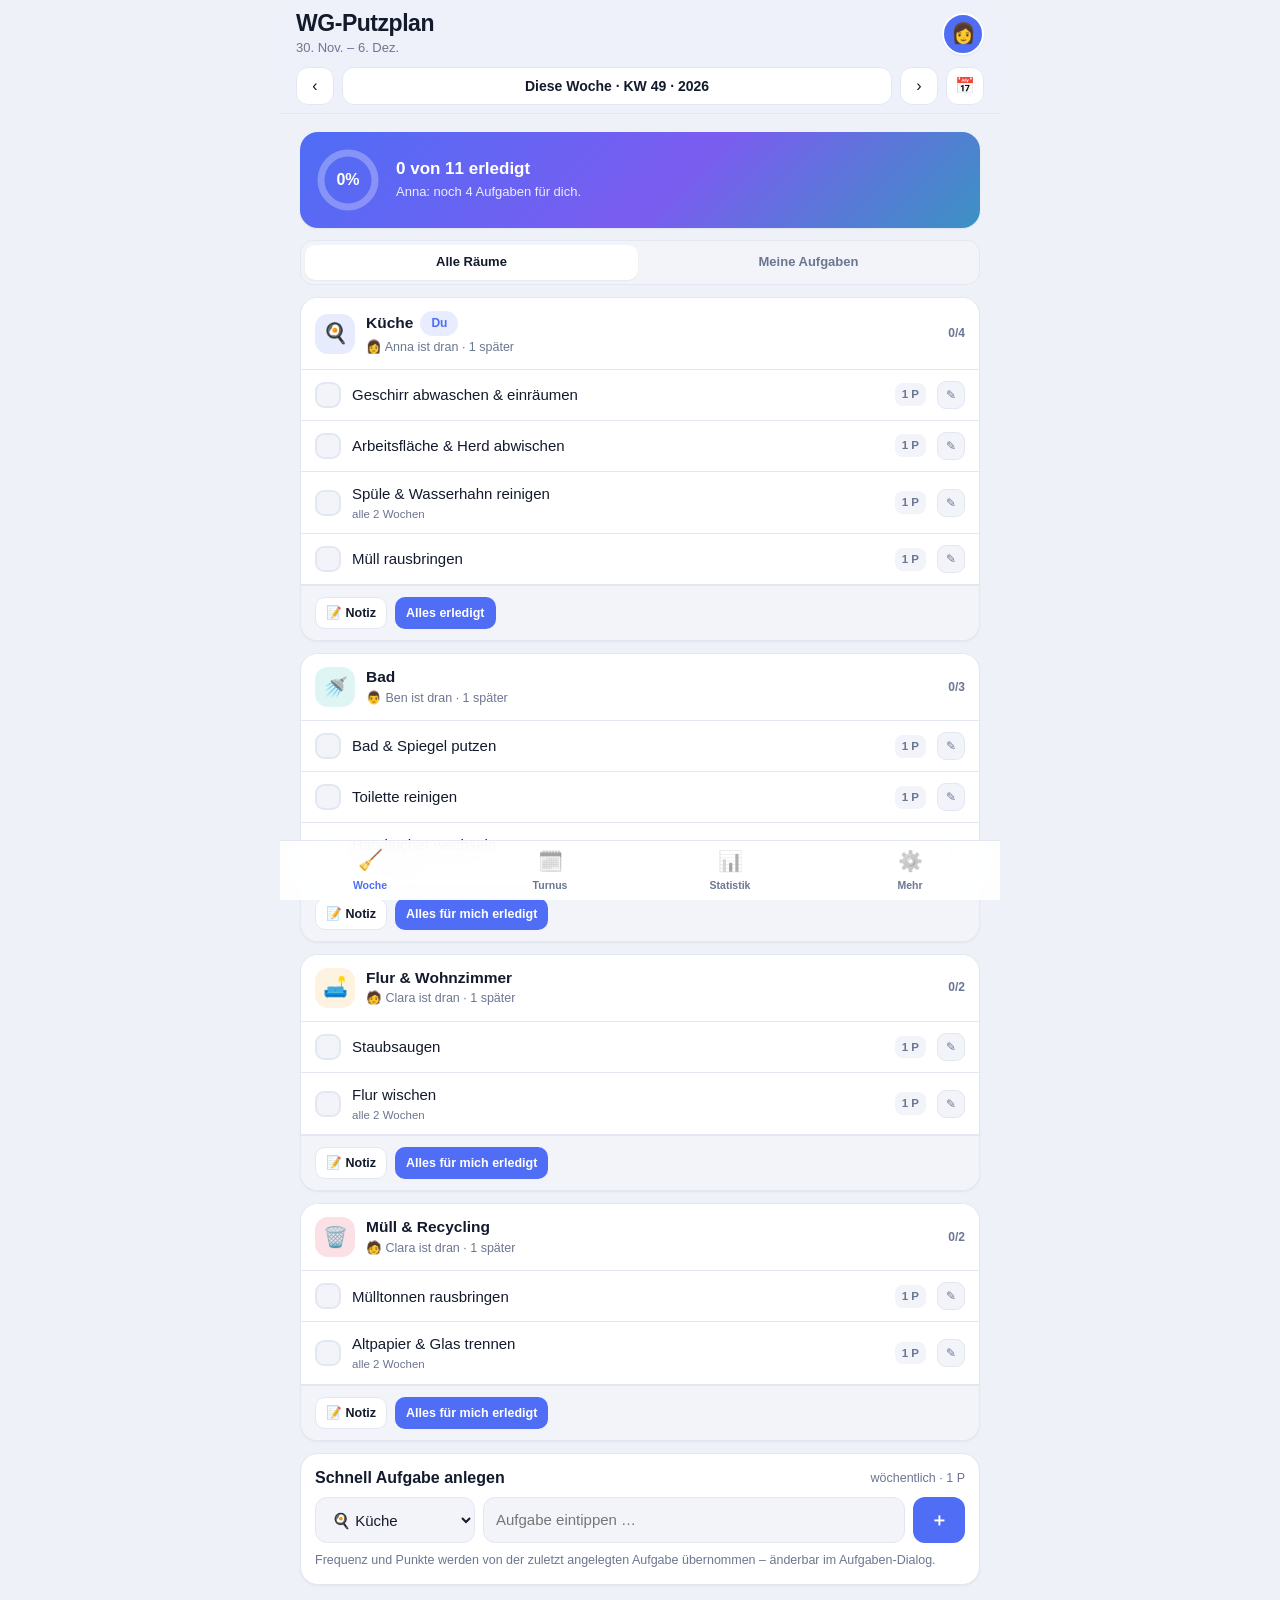
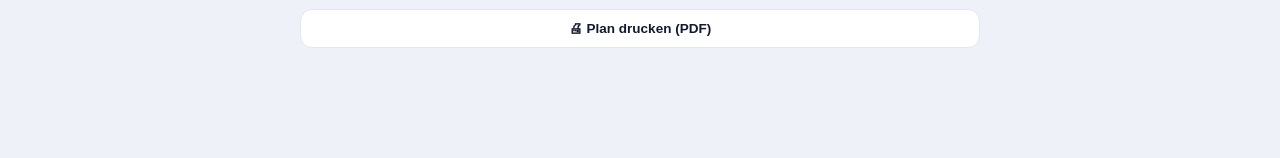
<file: index.html>
<!DOCTYPE html>
<html lang="de" data-theme="auto">
<head>
<meta charset="utf-8">
<meta name="viewport" content="width=device-width, initial-scale=1, viewport-fit=cover">
<title>WG-Putzplan</title>
<meta name="description" content="Putzplan, Turnus und Aufgabenverteilung für WGs – offline nutzbar, auf iPhone und Android installierbar.">

<meta name="theme-color" content="#4f6df5" media="(prefers-color-scheme: light)">
<meta name="theme-color" content="#0c101c" media="(prefers-color-scheme: dark)">
<meta name="mobile-web-app-capable" content="yes">
<meta name="apple-mobile-web-app-capable" content="yes">
<meta name="apple-mobile-web-app-status-bar-style" content="black-translucent">
<meta name="apple-mobile-web-app-title" content="Putzplan">
<meta name="format-detection" content="telephone=no">

<link rel="manifest" href="./manifest.webmanifest">
<link rel="icon" href="./icons/favicon.svg" type="image/svg+xml">
<link rel="apple-touch-icon" href="./icons/apple-touch-icon.png">
<link rel="stylesheet" href="./styles.css">
</head>
<body>

<div class="app">
  <a class="skiplink" href="#main">Zum Inhalt springen</a>
  <header class="appbar" id="appbar">
    <div class="appbar__top">
      <div class="appbar__title">
        <h1 id="wg-name">WG-Putzplan</h1>
        <p id="week-sub">Lädt …</p>
      </div>
      <button class="userbtn" id="userbtn" aria-label="Aktive Person wählen">
        <span class="avatar" id="user-avatar">–</span>
      </button>
    </div>
    <div class="weeknav" id="weeknav">
      <button class="iconbtn" data-action="prev-week" aria-label="Vorherige Woche">‹</button>
      <button class="weeknav__label" data-action="this-week" id="week-label">Diese Woche</button>
      <button class="iconbtn" data-action="next-week" aria-label="Nächste Woche">›</button>
      <button class="iconbtn" data-action="ics-export" aria-label="Woche als Kalenderdatei exportieren">📅</button>
    </div>
  </header>

  <main class="main" id="main" tabindex="-1"></main>

  <nav class="tabbar" id="tabbar" aria-label="Hauptnavigation">
    <button class="tab" data-view="week" type="button"><span class="tab__ico" aria-hidden="true">🧹</span><span>Woche</span></button>
    <button class="tab" data-view="plan" type="button"><span class="tab__ico" aria-hidden="true">🗓️</span><span>Turnus</span></button>
    <button class="tab" data-view="stats" type="button"><span class="tab__ico" aria-hidden="true">📊</span><span>Statistik</span></button>
    <button class="tab" data-view="more" type="button"><span class="tab__ico" aria-hidden="true">⚙️</span><span>Mehr</span></button>
  </nav>
</div>

<div class="sheet" id="sheet" hidden>
  <div class="sheet__backdrop" data-action="close-sheet"></div>
  <div class="sheet__panel" role="dialog" aria-modal="true" aria-labelledby="sheet-title">
    <div class="sheet__grip"></div>
    <div class="sheet__head">
      <h2 class="sheet__title" id="sheet-title"></h2>
      <button class="iconbtn sheet__close" data-action="close-sheet" aria-label="Schließen">✕</button>
    </div>
    <div class="sheet__body" id="sheet-body"></div>
    <div class="sheet__actions" id="sheet-actions"></div>
  </div>
</div>

<!-- Live-Region: Rueckmeldungen werden vorgelesen, auch wenn sie nur kurz
     sichtbar sind. -->
<div class="toast" id="toast" role="status" aria-live="polite" aria-atomic="true" hidden></div>

<script src="./qr.js"></script>
<script src="./app.js"></script>
</body>
</html>
</file>
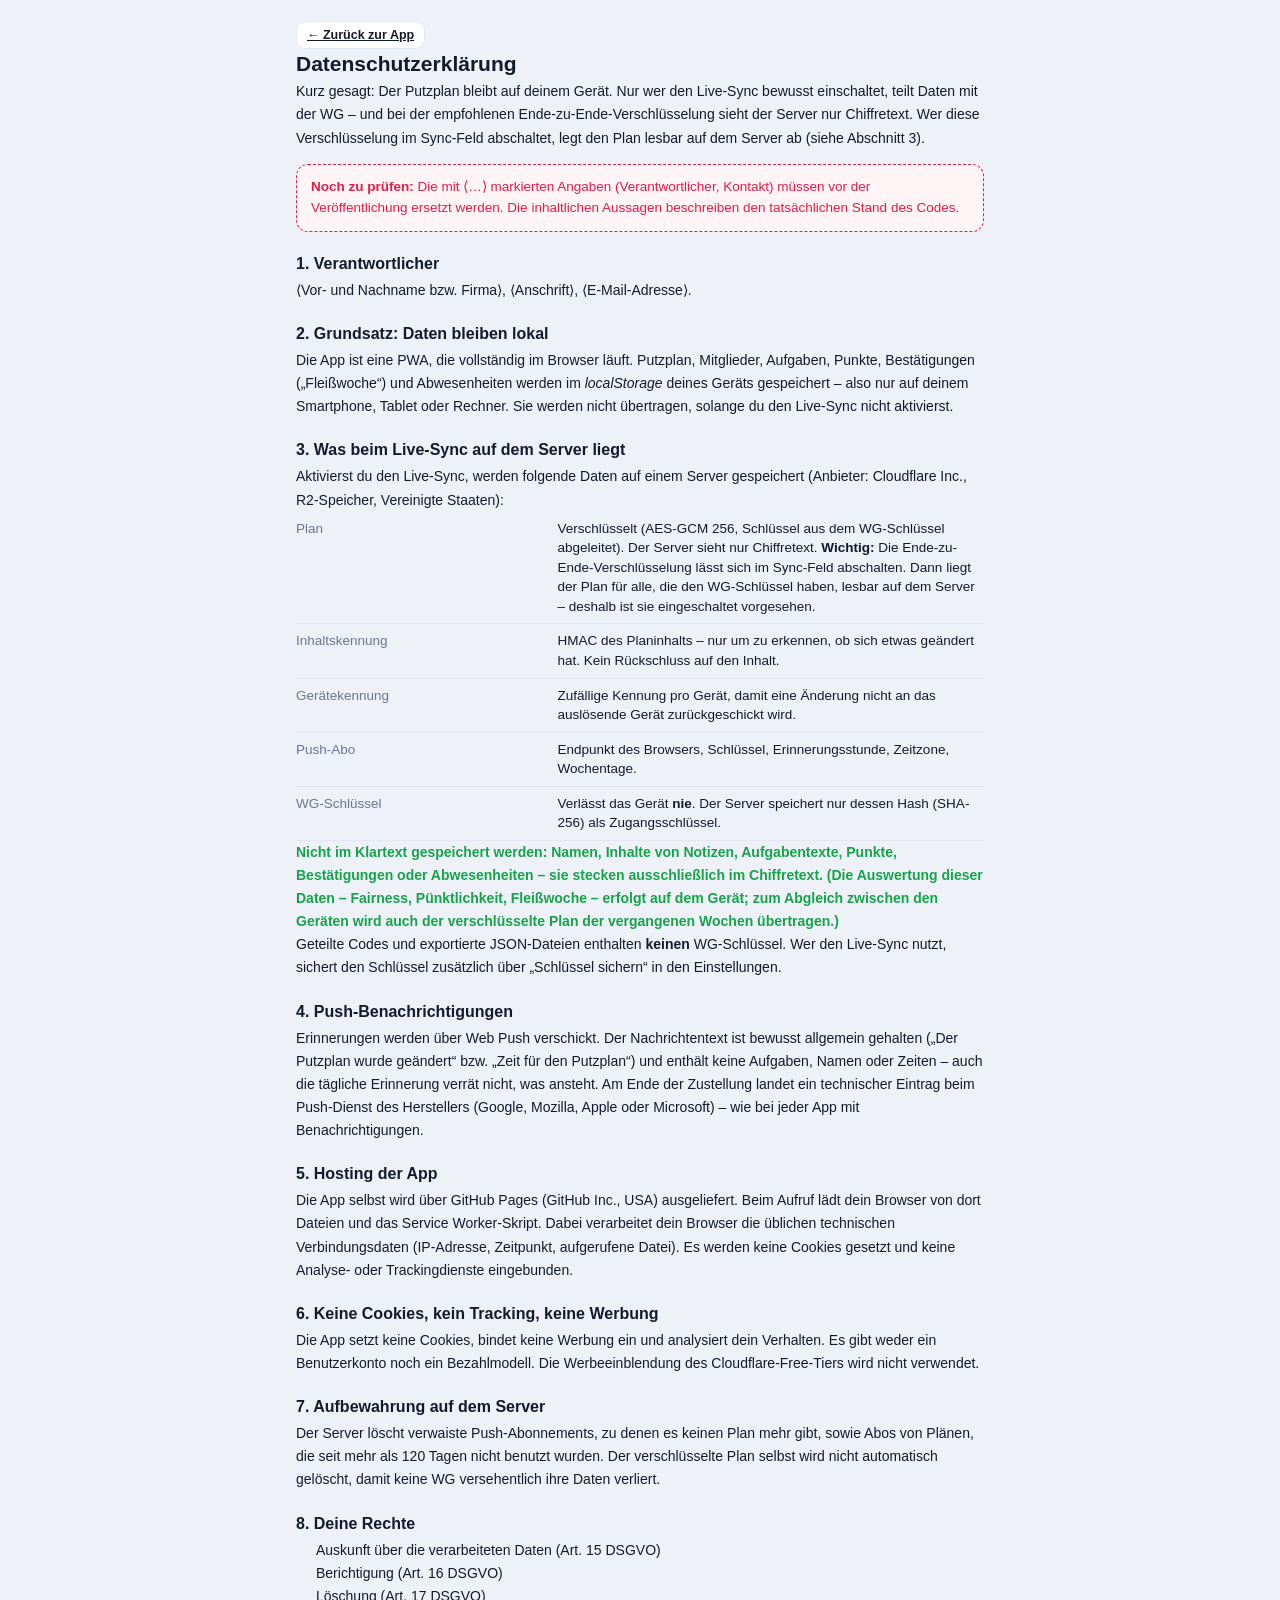
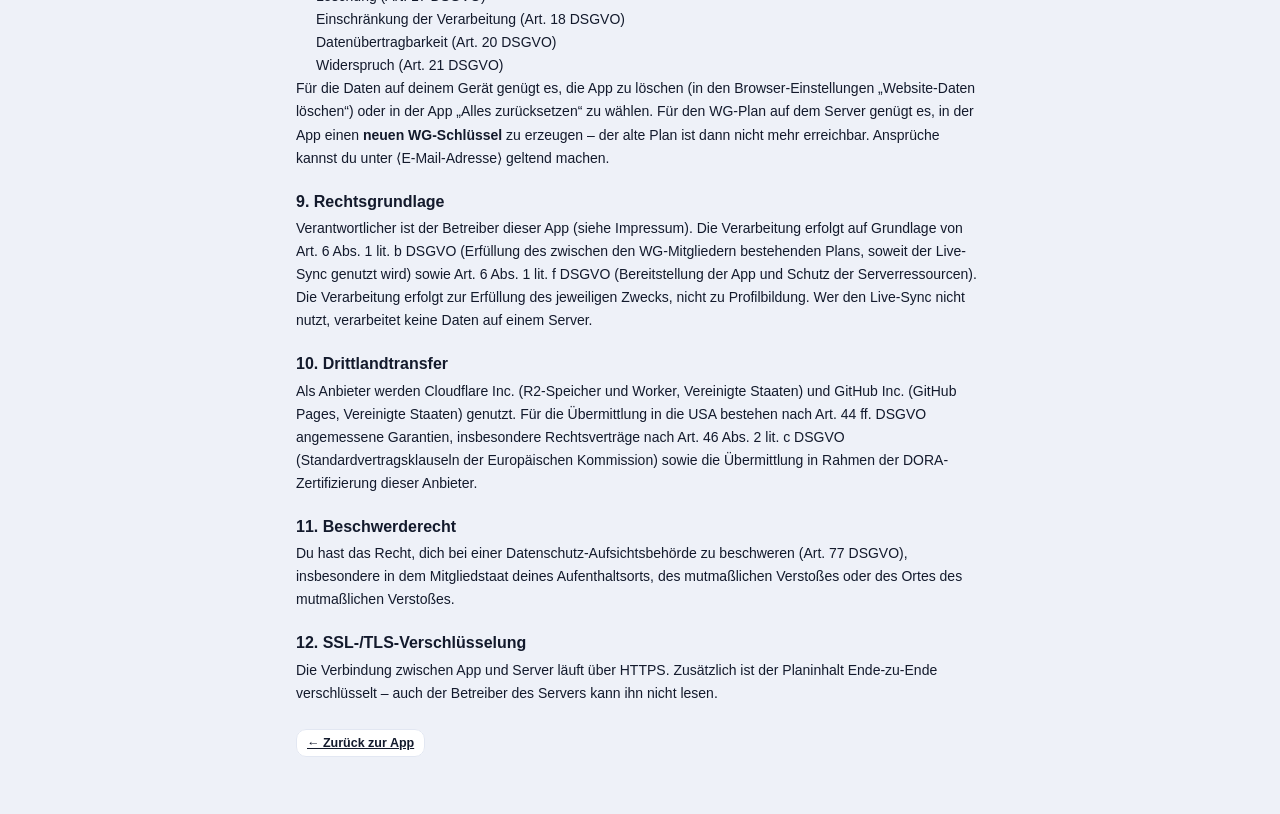
<file: datenschutz.html>
<!DOCTYPE html>
<html lang="de" data-theme="auto">
<head>
<meta charset="utf-8">
<meta name="viewport" content="width=device-width, initial-scale=1, viewport-fit=cover">
<title>Datenschutz – WG-Putzplan</title>
<meta name="description" content="Datenschutzerklärung des WG-Putzplans: welche Daten wo liegen und warum.">
<meta name="theme-color" content="#4f6df5" media="(prefers-color-scheme: light)">
<meta name="theme-color" content="#0c101c" media="(prefers-color-scheme: dark)">
<link rel="icon" href="./icons/favicon.svg" type="image/svg+xml">
<link rel="apple-touch-icon" href="./icons/apple-touch-icon.png">
<link rel="stylesheet" href="./styles.css">
<style>
  .legal{max-width:720px;margin:0 auto;padding:22px 16px 60px}
  .legal h1{font-size:21px;margin:6px 0 4px}
  .legal h2{font-size:16px;margin:22px 0 6px}
  .legal p,.legal li{font-size:14px;line-height:1.65;color:var(--text)}
  .legal ul{padding-left:20px}
  .legal .back{margin-top:26px}
  .legal .todo{
    border:1px dashed var(--danger);background:#fff4f6;color:var(--danger);
    border-radius:12px;padding:12px 14px;font-size:13.5px;line-height:1.55;margin:14px 0;
  }
  html[data-theme="dark"] .legal .todo{background:#3a1522}
  .legal table{width:100%;border-collapse:collapse;font-size:13.5px}
  .legal td{padding:7px 0;border-bottom:1px solid var(--line);vertical-align:top}
  .legal td:first-child{width:38%;color:var(--muted);padding-right:10px}
  .legal .ok{color:var(--ok);font-weight:700}
</style>
</head>
<body>
<div class="legal">
  <a class="btn btn--sm" href="./">← Zurück zur App</a>
  <h1>Datenschutzerklärung</h1>
  <p>Kurz gesagt: Der Putzplan bleibt auf deinem Gerät. Nur wer den Live-Sync
  bewusst einschaltet, teilt Daten mit der WG – und bei der empfohlenen
  Ende-zu-Ende-Verschlüsselung sieht der Server nur Chiffretext. Wer diese
  Verschlüsselung im Sync-Feld abschaltet, legt den Plan lesbar auf dem Server
  ab (siehe Abschnitt 3).</p>

  <div class="todo">
    <strong>Noch zu prüfen:</strong> Die mit ⟨…⟩ markierten Angaben (Verantwortlicher,
    Kontakt) müssen vor der Veröffentlichung ersetzt werden. Die inhaltlichen Aussagen
    beschreiben den tatsächlichen Stand des Codes.
  </div>

  <h2>1. Verantwortlicher</h2>
  <p>⟨Vor- und Nachname bzw. Firma⟩, ⟨Anschrift⟩, ⟨E-Mail-Adresse⟩.</p>

  <h2>2. Grundsatz: Daten bleiben lokal</h2>
  <p>Die App ist eine PWA, die vollständig im Browser läuft. Putzplan, Mitglieder,
  Aufgaben, Punkte, Bestätigungen („Fleißwoche“) und Abwesenheiten werden im
  <em>localStorage</em> deines Geräts gespeichert – also nur auf deinem Smartphone,
  Tablet oder Rechner. Sie werden nicht übertragen, solange du den Live-Sync nicht
  aktivierst.</p>

  <h2>3. Was beim Live-Sync auf dem Server liegt</h2>
  <p>Aktivierst du den Live-Sync, werden folgende Daten auf einem Server gespeichert
  (Anbieter: Cloudflare Inc., R2-Speicher, Vereinigte Staaten):</p>
  <table>
    <tr><td>Plan</td><td>Verschlüsselt (AES-GCM 256, Schlüssel aus dem WG-Schlüssel abgeleitet). Der Server sieht nur Chiffretext. <strong>Wichtig:</strong> Die Ende-zu-Ende-Verschlüsselung lässt sich im Sync-Feld abschalten. Dann liegt der Plan für alle, die den WG-Schlüssel haben, lesbar auf dem Server – deshalb ist sie eingeschaltet vorgesehen.</td></tr>
    <tr><td>Inhaltskennung</td><td>HMAC des Planinhalts – nur um zu erkennen, ob sich etwas geändert hat. Kein Rückschluss auf den Inhalt.</td></tr>
    <tr><td>Gerätekennung</td><td>Zufällige Kennung pro Gerät, damit eine Änderung nicht an das auslösende Gerät zurückgeschickt wird.</td></tr>
    <tr><td>Push-Abo</td><td>Endpunkt des Browsers, Schlüssel, Erinnerungsstunde, Zeitzone, Wochentage.</td></tr>
    <tr><td>WG-Schlüssel</td><td>Verlässt das Gerät <strong>nie</strong>. Der Server speichert nur dessen Hash (SHA-256) als Zugangsschlüssel.</td></tr>
  </table>
  <p class="ok">Nicht im Klartext gespeichert werden: Namen, Inhalte von Notizen,
  Aufgabentexte, Punkte, Bestätigungen oder Abwesenheiten – sie stecken ausschließlich
  im Chiffretext. (Die Auswertung dieser Daten – Fairness, Pünktlichkeit, Fleißwoche –
  erfolgt auf dem Gerät; zum Abgleich zwischen den Geräten wird auch der
  verschlüsselte Plan der vergangenen Wochen übertragen.)</p>
  <p>Geteilte Codes und exportierte JSON-Dateien enthalten <strong>keinen</strong>
  WG-Schlüssel. Wer den Live-Sync nutzt, sichert den Schlüssel zusätzlich über
  „Schlüssel sichern“ in den Einstellungen.</p>

  <h2>4. Push-Benachrichtigungen</h2>
  <p>Erinnerungen werden über Web Push verschickt. Der Nachrichtentext ist bewusst
  allgemein gehalten („Der Putzplan wurde geändert“ bzw. „Zeit für den Putzplan“)
  und enthält keine Aufgaben, Namen oder Zeiten – auch die tägliche Erinnerung
  verrät nicht, was ansteht. Am Ende der
  Zustellung landet ein technischer Eintrag beim Push-Dienst des Herstellers
  (Google, Mozilla, Apple oder Microsoft) – wie bei jeder App mit Benachrichtigungen.</p>

  <h2>5. Hosting der App</h2>
  <p>Die App selbst wird über GitHub Pages (GitHub Inc., USA) ausgeliefert. Beim
  Aufruf lädt dein Browser von dort Dateien und das Service Worker-Skript. Dabei
  verarbeitet dein Browser die üblichen technischen Verbindungsdaten (IP-Adresse,
  Zeitpunkt, aufgerufene Datei). Es werden keine Cookies gesetzt und keine
  Analyse- oder Trackingdienste eingebunden.</p>

  <h2>6. Keine Cookies, kein Tracking, keine Werbung</h2>
  <p>Die App setzt keine Cookies, bindet keine Werbung ein und analysiert dein
  Verhalten. Es gibt weder ein Benutzerkonto noch ein Bezahlmodell. Die Werbeeinblendung
  des Cloudflare-Free-Tiers wird nicht verwendet.</p>

  <h2>7. Aufbewahrung auf dem Server</h2>
  <p>Der Server löscht verwaiste Push-Abonnements, zu denen es keinen Plan mehr gibt,
  sowie Abos von Plänen, die seit mehr als 120 Tagen nicht benutzt wurden. Der
  verschlüsselte Plan selbst wird nicht automatisch gelöscht, damit keine WG
  versehentlich ihre Daten verliert.</p>

  <h2>8. Deine Rechte</h2>
  <ul>
    <li>Auskunft über die verarbeiteten Daten (Art. 15 DSGVO)</li>
    <li>Berichtigung (Art. 16 DSGVO)</li>
    <li>Löschung (Art. 17 DSGVO)</li>
    <li>Einschränkung der Verarbeitung (Art. 18 DSGVO)</li>
    <li>Datenübertragbarkeit (Art. 20 DSGVO)</li>
    <li>Widerspruch (Art. 21 DSGVO)</li>
  </ul>
  <p>Für die Daten auf deinem Gerät genügt es, die App zu löschen (in den
  Browser-Einstellungen „Website-Daten löschen“) oder in der App „Alles
  zurücksetzen“ zu wählen. Für den WG-Plan auf dem Server genügt es, in der App
  einen <strong>neuen WG-Schlüssel</strong> zu erzeugen – der alte Plan ist dann
  nicht mehr erreichbar. Ansprüche kannst du unter ⟨E-Mail-Adresse⟩ geltend machen.</p>

  <h2>9. Rechtsgrundlage</h2>
  <p>Verantwortlicher ist der Betreiber dieser App (siehe Impressum). Die Verarbeitung
  erfolgt auf Grundlage von Art. 6 Abs. 1 lit. b DSGVO (Erfüllung des zwischen den
  WG-Mitgliedern bestehenden Plans, soweit der Live-Sync genutzt wird) sowie
  Art. 6 Abs. 1 lit. f DSGVO (Bereitstellung der App und Schutz der Serverressourcen).
  Die Verarbeitung erfolgt zur Erfüllung des jeweiligen Zwecks, nicht zu Profilbildung.
  Wer den Live-Sync nicht nutzt, verarbeitet keine Daten auf einem Server.</p>

  <h2>10. Drittlandtransfer</h2>
  <p>Als Anbieter werden Cloudflare Inc. (R2-Speicher und Worker, Vereinigte Staaten)
  und GitHub Inc. (GitHub Pages, Vereinigte Staaten) genutzt. Für die Übermittlung in
  die USA bestehen nach Art. 44 ff. DSGVO angemessene Garantien, insbesondere
  Rechtsverträge nach Art. 46 Abs. 2 lit. c DSGVO (Standardvertragsklauseln der
  Europäischen Kommission) sowie die Übermittlung in Rahmen der
  DORA-Zertifizierung dieser Anbieter.</p>

  <h2>11. Beschwerderecht</h2>
  <p>Du hast das Recht, dich bei einer Datenschutz-Aufsichtsbehörde zu beschweren
  (Art. 77 DSGVO), insbesondere in dem Mitgliedstaat deines Aufenthaltsorts, des
  mutmaßlichen Verstoßes oder des Ortes des mutmaßlichen Verstoßes.</p>

  <h2>12. SSL-/TLS-Verschlüsselung</h2>
  <p>Die Verbindung zwischen App und Server läuft über HTTPS. Zusätzlich ist der
  Planinhalt Ende-zu-Ende verschlüsselt – auch der Betreiber des Servers kann ihn
  nicht lesen.</p>

  <p class="back"><a class="btn btn--sm" href="./">← Zurück zur App</a></p>
</div>
</body>
</html>
</file>
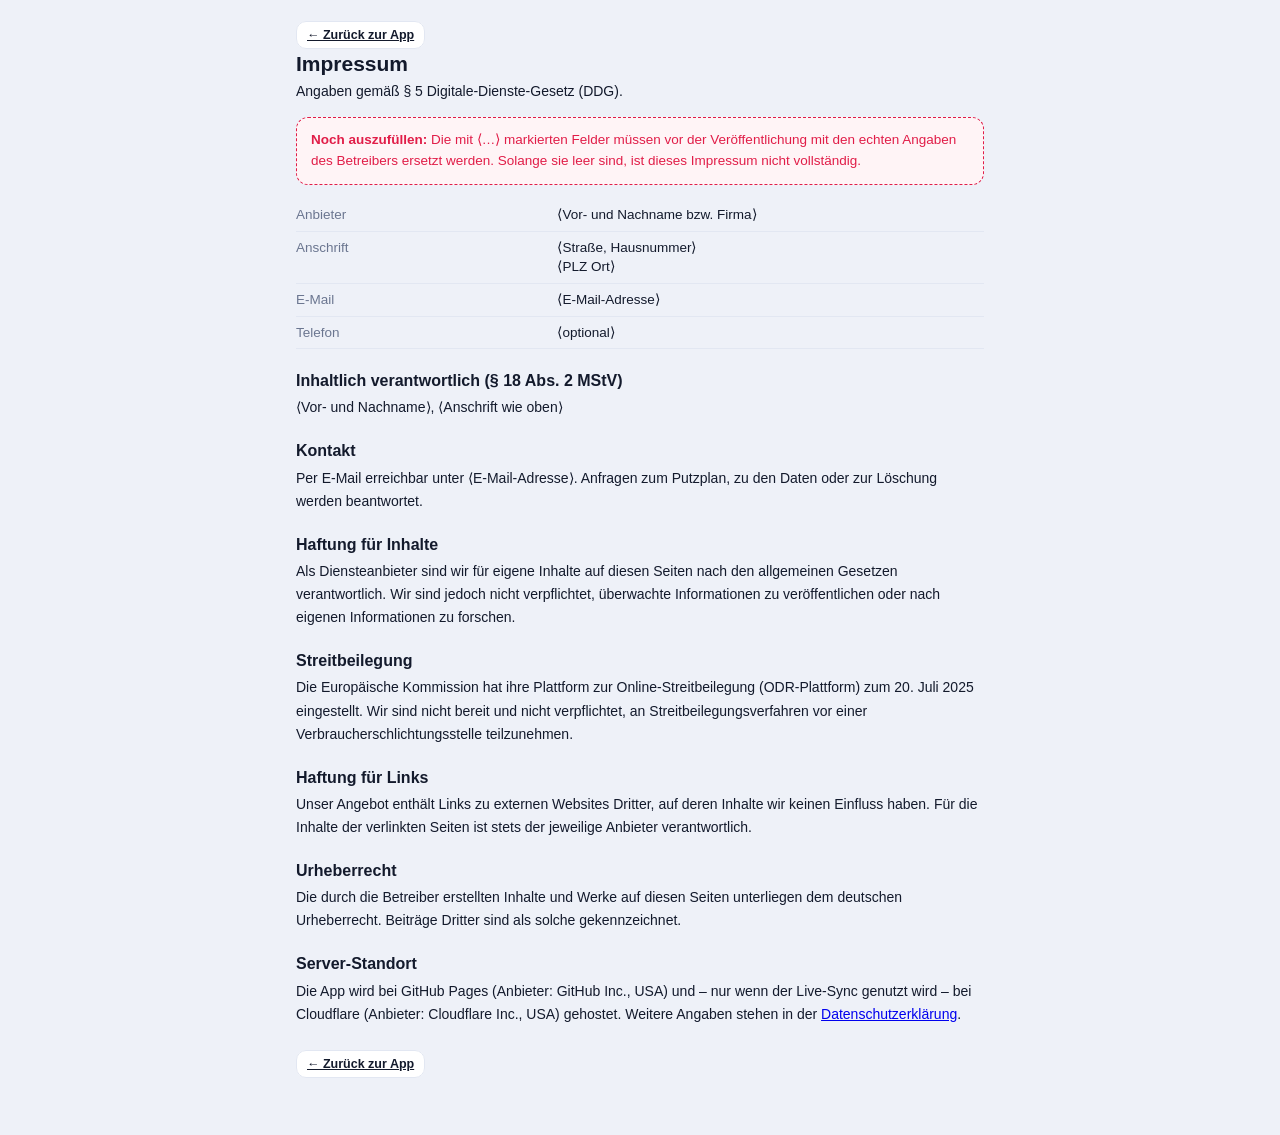
<file: impressum.html>
<!DOCTYPE html>
<html lang="de" data-theme="auto">
<head>
<meta charset="utf-8">
<meta name="viewport" content="width=device-width, initial-scale=1, viewport-fit=cover">
<title>Impressum – WG-Putzplan</title>
<meta name="description" content="Impressum und Anbieterkennzeichnung für den WG-Putzplan.">
<meta name="theme-color" content="#4f6df5" media="(prefers-color-scheme: light)">
<meta name="theme-color" content="#0c101c" media="(prefers-color-scheme: dark)">
<link rel="icon" href="./icons/favicon.svg" type="image/svg+xml">
<link rel="apple-touch-icon" href="./icons/apple-touch-icon.png">
<link rel="stylesheet" href="./styles.css">
<style>
  .legal{max-width:720px;margin:0 auto;padding:22px 16px 60px}
  .legal h1{font-size:21px;margin:6px 0 4px}
  .legal h2{font-size:16px;margin:22px 0 6px}
  .legal p,.legal li{font-size:14px;line-height:1.65;color:var(--text)}
  .legal ul{padding-left:20px}
  .legal .back{margin-top:26px}
  .legal .todo{
    border:1px dashed var(--danger);background:#fff4f6;color:var(--danger);
    border-radius:12px;padding:12px 14px;font-size:13.5px;line-height:1.55;margin:14px 0;
  }
  html[data-theme="dark"] .legal .todo{background:#3a1522}
  .legal table{width:100%;border-collapse:collapse;font-size:13.5px}
  .legal td{padding:6px 0;border-bottom:1px solid var(--line);vertical-align:top}
  .legal td:first-child{width:38%;color:var(--muted);padding-right:10px}
</style>
</head>
<body>
<div class="legal">
  <a class="btn btn--sm" href="./">← Zurück zur App</a>
  <h1>Impressum</h1>
  <p>Angaben gemäß § 5 Digitale-Dienste-Gesetz (DDG).</p>

  <div class="todo">
    <strong>Noch auszufüllen:</strong> Die mit ⟨…⟩ markierten Felder müssen vor der
    Veröffentlichung mit den echten Angaben des Betreibers ersetzt werden. Solange
    sie leer sind, ist dieses Impressum nicht vollständig.
  </div>

  <table>
    <tr><td>Anbieter</td><td>⟨Vor- und Nachname bzw. Firma⟩</td></tr>
    <tr><td>Anschrift</td><td>⟨Straße, Hausnummer⟩<br>⟨PLZ Ort⟩</td></tr>
    <tr><td>E-Mail</td><td>⟨E-Mail-Adresse⟩</td></tr>
    <tr><td>Telefon</td><td>⟨optional⟩</td></tr>
  </table>

  <h2>Inhaltlich verantwortlich (§ 18 Abs. 2 MStV)</h2>
  <p>⟨Vor- und Nachname⟩, ⟨Anschrift wie oben⟩</p>

  <h2>Kontakt</h2>
  <p>Per E-Mail erreichbar unter ⟨E-Mail-Adresse⟩. Anfragen zum Putzplan, zu den
  Daten oder zur Löschung werden beantwortet.</p>

  <h2>Haftung für Inhalte</h2>
  <p>Als Diensteanbieter sind wir für eigene Inhalte auf diesen Seiten nach den
  allgemeinen Gesetzen verantwortlich. Wir sind jedoch nicht verpflichtet, überwachte
  Informationen zu veröffentlichen oder nach eigenen Informationen zu forschen.</p>

  <h2>Streitbeilegung</h2>
  <p>Die Europäische Kommission hat ihre Plattform zur Online-Streitbeilegung
  (ODR-Plattform) zum 20. Juli 2025 eingestellt. Wir sind nicht bereit und nicht
  verpflichtet, an Streitbeilegungsverfahren vor einer Verbraucherschlichtungsstelle
  teilzunehmen.</p>

  <h2>Haftung für Links</h2>
  <p>Unser Angebot enthält Links zu externen Websites Dritter, auf deren Inhalte
  wir keinen Einfluss haben. Für die Inhalte der verlinkten Seiten ist stets der
  jeweilige Anbieter verantwortlich.</p>

  <h2>Urheberrecht</h2>
  <p>Die durch die Betreiber erstellten Inhalte und Werke auf diesen Seiten
  unterliegen dem deutschen Urheberrecht. Beiträge Dritter sind als solche
  gekennzeichnet.</p>

  <h2>Server-Standort</h2>
  <p>Die App wird bei GitHub Pages (Anbieter: GitHub Inc., USA) und – nur wenn der
  Live-Sync genutzt wird – bei Cloudflare (Anbieter: Cloudflare Inc., USA) gehostet.
  Weitere Angaben stehen in der <a href="./datenschutz.html">Datenschutzerklärung</a>.</p>

  <p class="back"><a class="btn btn--sm" href="./">← Zurück zur App</a></p>
</div>
</body>
</html>
</file>
<file: styles.css>
/* =========================================================
   WG-Putzplan – Stylesheet
   ========================================================= */
:root{
  --bg:#eef1f8;
  --surface:#ffffff;
  --surface-2:#f2f4fa;
  --surface-3:#e9edf7;
  --text:#131a2c;
  --muted:#6b7690;
  --line:#e2e7f2;
  --accent:#4f6df5;
  --accent-soft:#e7ecff;
  --accent-2:#12b5a5;
  --ok:#16a34a;
  --ok-soft:#e4f6ea;
  --warn:#f0a51b;
  --danger:#e11d48;
  --radius:18px;
  --radius-sm:12px;
  --shadow:0 1px 2px rgba(18,26,48,.05), 0 10px 30px rgba(18,26,48,.07);
  --shadow-sm:0 1px 2px rgba(18,26,48,.06);
  --bar-h:60px;
  --font:-apple-system,BlinkMacSystemFont,"Segoe UI",Roboto,"Helvetica Neue",Arial,sans-serif;
}

html[data-theme="dark"], html[data-theme="auto"][data-os="dark"]{
  --bg:#0b0f1a;
  --surface:#141a2b;
  --surface-2:#1b2234;
  --surface-3:#232c42;
  --text:#eef1f9;
  --muted:#94a0bb;
  --line:#28324a;
  --accent:#7b91ff;
  --accent-soft:#1e2748;
  --accent-2:#2dd4bf;
  --ok:#34d399;
  --ok-soft:#12301f;
  --danger:#fb7185;
  --shadow:0 1px 2px rgba(0,0,0,.5), 0 12px 34px rgba(0,0,0,.4);
  --shadow-sm:0 1px 2px rgba(0,0,0,.45);
}

*{box-sizing:border-box;-webkit-tap-highlight-color:transparent}
html,body{margin:0;padding:0}
html{-webkit-text-size-adjust:100%}
body{
  font-family:var(--font);
  background:var(--bg);
  color:var(--text);
  font-size:16px;
  line-height:1.45;
  overscroll-behavior-y:none;
  -webkit-font-smoothing:antialiased;
}
button,input,select,textarea{font:inherit;color:inherit}
h1,h2,h3,h4{margin:0;line-height:1.2}
p{margin:0}
ul{margin:0;padding:0;list-style:none}

.app{
  max-width:720px;margin:0 auto;min-height:100vh;min-height:100dvh;
  display:flex;flex-direction:column;
}

/* ---------------- Appbar ---------------- */
.appbar{
  position:sticky;top:0;z-index:30;
  background:color-mix(in srgb, var(--bg) 86%, transparent);
  backdrop-filter:saturate(1.6) blur(14px);
  -webkit-backdrop-filter:saturate(1.6) blur(14px);
  border-bottom:1px solid var(--line);
  padding:calc(env(safe-area-inset-top) + 10px) 16px 8px;
}
.appbar__top{display:flex;align-items:center;gap:12px}
.appbar__title{flex:1;min-width:0}
.appbar__title h1{
  font-size:20px;font-weight:800;letter-spacing:-.02em;
  white-space:nowrap;overflow:hidden;text-overflow:ellipsis;
}
.appbar__title p{font-size:13px;color:var(--muted);margin-top:1px}

.userbtn{
  border:0;background:transparent;padding:0;border-radius:50%;cursor:pointer;
  flex-shrink:0;
}
.avatar{
  width:42px;height:42px;border-radius:50%;
  display:grid;place-items:center;
  font-size:20px;font-weight:700;color:#fff;
  background:var(--accent);
  border:2px solid var(--surface);
  box-shadow:var(--shadow-sm);
  user-select:none;
}

.weeknav{display:flex;align-items:center;gap:8px;margin-top:10px}
.iconbtn{
  width:38px;height:38px;flex-shrink:0;border-radius:12px;
  border:1px solid var(--line);background:var(--surface);
  font-size:20px;line-height:1;cursor:pointer;color:var(--text);
  display:grid;place-items:center;
}
.iconbtn:active{transform:scale(.94)}
.weeknav__label{
  flex:1;height:38px;border-radius:12px;border:1px solid var(--line);
  background:var(--surface);font-weight:650;font-size:14px;cursor:pointer;
  display:grid;place-items:center;padding:0 8px;
}
.weeknav__label:active{transform:scale(.98)}

/* ---------------- Main ---------------- */
.main{
  flex:1;padding:14px 16px calc(var(--bar-h) + env(safe-area-inset-bottom) + 26px);
  outline:none;
}

/* ---------------- Cards ---------------- */
.card{
  background:var(--surface);border:1px solid var(--line);
  border-radius:var(--radius);box-shadow:var(--shadow-sm);
  padding:14px;margin-bottom:12px;
}
.card__head{display:flex;align-items:center;gap:10px;margin-bottom:10px}
.card__head h3{font-size:16px;font-weight:750;flex:1;min-width:0}
.card__sub{font-size:12.5px;color:var(--muted)}

.hero{
  background:linear-gradient(135deg,var(--accent) 0%, #7b5cf0 55%, var(--accent-2) 130%);
  color:#fff;border:0;
  display:flex;align-items:center;gap:16px;
  padding:16px;
}
.hero__ring{flex-shrink:0}
.hero__txt{flex:1;min-width:0}
.hero__txt h2{font-size:17px;font-weight:800}
.hero__txt p{font-size:13px;opacity:.88;margin-top:3px}
.hero .pill{background:rgba(255,255,255,.18);color:#fff;border-color:transparent}

/* ---------------- Pills / Chips ---------------- */
.pill{
  display:inline-flex;align-items:center;gap:5px;
  padding:4px 10px;border-radius:999px;
  font-size:12px;font-weight:650;
  background:var(--surface-2);color:var(--muted);
  border:1px solid var(--line);white-space:nowrap;
}
.pill--accent{background:var(--accent-soft);color:var(--accent);border-color:transparent}
.pill--ok{background:var(--ok-soft);color:var(--ok);border-color:transparent}
.pill--warn{background:#fff4e0;color:#a76a00;border-color:transparent}
html[data-theme="dark"] .pill--warn{background:#3a2c10;color:#fbbf24}
html[data-theme="auto"][data-os="dark"] .pill--warn{background:#3a2c10;color:#fbbf24}
.pill--danger{background:#ffe4ea;color:var(--danger);border-color:transparent}

.chip{
  display:inline-flex;align-items:center;gap:6px;
  padding:6px 10px;border-radius:999px;font-size:13px;font-weight:600;
  background:var(--surface-2);border:1px solid var(--line);cursor:pointer;
}
.chip--active{background:var(--accent);color:#fff;border-color:transparent}

.chip-avatar{
  width:26px;height:26px;border-radius:50%;display:grid;place-items:center;
  font-size:13px;color:#fff;font-weight:700;flex-shrink:0;
}
.chip-avatar--sm{width:22px;height:22px;font-size:11px}

/* ---------------- Room card ---------------- */
.room{margin-bottom:12px;overflow:hidden;padding:0}
.room__head{
  display:flex;align-items:center;gap:11px;padding:13px 14px;
  background:var(--surface);border-bottom:1px solid var(--line);
  width:100%;border-left:0;border-right:0;border-top:0;text-align:left;cursor:pointer;
}
.room__icon{
  width:40px;height:40px;border-radius:13px;display:grid;place-items:center;
  font-size:20px;background:var(--surface-2);flex-shrink:0;
}
.room__meta{flex:1;min-width:0}
.room__meta h3{font-size:15.5px;font-weight:750;display:flex;align-items:center;gap:7px}
.room__meta p{font-size:12.5px;color:var(--muted);margin-top:2px}
.room__prog{font-size:12px;font-weight:700;color:var(--muted);flex-shrink:0}
.room__done{opacity:.6}
.room__done .room__meta h3{text-decoration:line-through;text-decoration-thickness:1.5px}

.task{
  display:flex;align-items:center;gap:11px;
  padding:11px 14px;cursor:pointer;
  border-bottom:1px solid var(--line);
}
.task:last-child{border-bottom:0}
.task__box{
  width:26px;height:26px;border-radius:9px;flex-shrink:0;
  border:2px solid var(--line);background:var(--surface-2);
  display:grid;place-items:center;font-size:14px;color:transparent;
  transition:transform .12s ease, background .12s ease, border-color .12s;
}
.task__box:active{transform:scale(.88)}
.task.is-done .task__box{background:var(--ok);border-color:var(--ok);color:#fff}
.task__label{flex:1;min-width:0;font-size:15px}
.task.is-done .task__label{text-decoration:line-through;text-decoration-thickness:1.5px;color:var(--muted)}
.task__meta{font-size:11.5px;color:var(--muted);margin-top:1px}
.task__pts{
  font-size:11.5px;font-weight:700;color:var(--muted);
  background:var(--surface-2);border-radius:8px;padding:3px 7px;flex-shrink:0;
}
.task__by{font-size:11.5px;color:var(--muted);display:flex;align-items:center;gap:5px;flex-shrink:0}
.room__foot{
  display:flex;gap:8px;padding:11px 14px;background:var(--surface-2);
  border-top:1px solid var(--line);
}
.btn{
  border:1px solid var(--line);background:var(--surface);color:var(--text);
  border-radius:12px;padding:9px 13px;font-size:13.5px;font-weight:650;cursor:pointer;
}
.btn:active{transform:scale(.97)}
.btn--primary{background:var(--accent);color:#fff;border-color:transparent}
.btn--ghost{background:transparent}
.btn--danger{color:var(--danger);border-color:color-mix(in srgb,var(--danger) 35%,transparent);background:transparent}
.btn--block{width:100%}
.btn--sm{padding:6px 10px;font-size:12.5px;border-radius:10px}
.btn--icon{padding:6px 9px}

/* ---------------- Lists / rows ---------------- */
.row{
  display:flex;align-items:center;gap:12px;padding:12px 0;
  border-bottom:1px solid var(--line);
}
.row:last-child{border-bottom:0}
.row__main{flex:1;min-width:0}
.row__main strong{display:block;font-size:15px;font-weight:650}
.row__main span{font-size:12.5px;color:var(--muted)}
.row__actions{display:flex;gap:6px;flex-shrink:0}

.field{margin-bottom:12px}
.field label{display:block;font-size:12.5px;font-weight:650;color:var(--muted);margin-bottom:5px}
.input,.textarea,select.input{
  width:100%;padding:11px 12px;border-radius:12px;
  border:1px solid var(--line);background:var(--surface-2);color:var(--text);
  font-size:15px;outline:none;
}
.input:focus,.textarea:focus{border-color:var(--accent);background:var(--surface)}
.textarea{min-height:90px;resize:vertical;line-height:1.5}

.segmented{display:flex;gap:4px;background:var(--surface-2);border:1px solid var(--line);padding:4px;border-radius:13px}
.segmented button{
  flex:1;border:0;background:transparent;border-radius:10px;padding:8px 6px;
  font-size:13px;font-weight:650;color:var(--muted);cursor:pointer;
}
.segmented button.is-active{background:var(--surface);color:var(--text);box-shadow:var(--shadow-sm)}

.empty{
  text-align:center;padding:44px 20px;color:var(--muted);
}
.empty__ico{font-size:40px;margin-bottom:10px}
.empty h3{font-size:16px;color:var(--text);margin-bottom:6px}
.empty p{font-size:13.5px;max-width:34ch;margin:0 auto}

.hint{font-size:12.5px;color:var(--muted);line-height:1.5}
.hint a{color:var(--accent)}
.notice{
  font-size:13px;line-height:1.5;padding:11px 13px;border-radius:12px;
  background:var(--accent-soft);color:var(--text);border:1px solid transparent;
}
.notice--warn{background:var(--ok-soft)}

/* ---------------- Turnus-Tabelle ---------------- */
.tablewrap{overflow-x:auto;-webkit-overflow-scrolling:touch;margin:0 -14px;padding:0 14px}
.table{border-collapse:separate;border-spacing:0;width:100%;min-width:520px;font-size:13px}
.table th,.table td{
  padding:9px 8px;border-bottom:1px solid var(--line);text-align:center;white-space:nowrap;
}
.table th{font-size:11.5px;color:var(--muted);font-weight:700;text-transform:uppercase;letter-spacing:.04em}
.table th:first-child,.table td:first-child{
  text-align:left;position:sticky;left:0;background:var(--surface);
  font-weight:650;z-index:1;
}
.table tr td{text-align:center}
.table .cell{display:inline-flex;align-items:center;gap:5px;font-size:12.5px;font-weight:650}
.table td.is-me .cell{background:var(--accent-soft);color:var(--accent);padding:4px 8px;border-radius:9px}
.table td.is-mine-cell .cell{background:var(--accent);color:#fff;padding:4px 8px;border-radius:9px}

/* ---------------- Statistik ---------------- */
.bar{height:9px;border-radius:99px;background:var(--surface-3);overflow:hidden;margin-top:7px}
.bar__fill{height:100%;border-radius:99px;background:var(--accent);transition:width .4s ease}
.spark{display:flex;align-items:flex-end;gap:5px;height:58px;margin-top:10px}
.spark__bar{flex:1;background:var(--accent-soft);border-radius:4px 4px 2px 2px;min-height:3px;position:relative}
.spark__bar span{
  position:absolute;bottom:0;left:0;right:0;border-radius:4px 4px 2px 2px;background:var(--accent);
}
.spark__labels{display:flex;gap:5px;margin-top:5px}
.spark__labels span{flex:1;text-align:center;font-size:10px;color:var(--muted)}

/* ---------------- Tabbar ---------------- */
.tabbar{
  position:fixed;bottom:0;left:0;right:0;z-index:40;
  height:calc(var(--bar-h) + env(safe-area-inset-bottom));
  padding-bottom:env(safe-area-inset-bottom);
  display:flex;background:color-mix(in srgb,var(--surface) 92%, transparent);
  backdrop-filter:saturate(1.6) blur(14px);
  -webkit-backdrop-filter:saturate(1.6) blur(14px);
  border-top:1px solid var(--line);
  max-width:720px;margin:0 auto;
}
.tab{
  flex:1;border:0;background:transparent;cursor:pointer;
  display:flex;flex-direction:column;align-items:center;justify-content:center;gap:2px;
  font-size:10.5px;font-weight:650;color:var(--muted);
}
.tab__ico{font-size:20px;filter:grayscale(1);opacity:.6;transition:.15s}
.tab.is-active{color:var(--accent)}
.tab.is-active .tab__ico{filter:none;opacity:1;transform:translateY(-1px)}

/* ---------------- Sheet / Modal ---------------- */
.sheet{position:fixed;inset:0;z-index:60;display:flex;align-items:flex-end;justify-content:center}
.sheet[hidden]{display:none}
.sheet__backdrop{position:absolute;inset:0;background:rgba(8,12,24,.55);backdrop-filter:blur(2px)}
.sheet__panel{
  position:relative;width:100%;max-width:560px;
  background:var(--surface);
  border-radius:22px 22px 0 0;
  box-shadow:0 -10px 40px rgba(0,0,0,.25);
  padding:8px 18px calc(env(safe-area-inset-bottom) + 18px);
  max-height:88vh;overflow:auto;
  animation:sheetUp .24s cubic-bezier(.2,.9,.3,1);
}
@keyframes sheetUp{from{transform:translateY(22px);opacity:.4}to{transform:none;opacity:1}}
.sheet__grip{width:40px;height:4px;border-radius:99px;background:var(--line);margin:0 auto 10px}
.sheet__head{display:flex;align-items:center;gap:12px;margin-bottom:12px}
.sheet__title{font-size:17px;font-weight:750;flex:1;min-width:0}
.sheet__close{width:34px;height:34px;font-size:15px;border-radius:10px}
.sheet__body{margin-bottom:12px}
.sheet__actions{display:flex;gap:8px}
.sheet__actions .btn{flex:1}

.opt{
  display:flex;align-items:center;gap:11px;width:100%;
  padding:12px;border-radius:14px;border:1px solid var(--line);
  background:var(--surface-2);cursor:pointer;text-align:left;margin-bottom:8px;
}
.opt:last-child{margin-bottom:0}
.opt__ico{font-size:20px;width:28px;text-align:center;flex-shrink:0}
.opt__main{flex:1;min-width:0}
.opt__main strong{display:block;font-size:15px;font-weight:650}
.opt__main span{font-size:12.5px;color:var(--muted)}

/* ---------------- Toast ---------------- */
.toast{
  position:fixed;left:50%;transform:translateX(-50%);
  bottom:calc(var(--bar-h) + env(safe-area-inset-bottom) + 14px);
  z-index:80;background:var(--text);color:var(--bg);
  padding:11px 16px;border-radius:14px;font-size:13.5px;font-weight:600;
  box-shadow:var(--shadow);max-width:90vw;text-align:center;
  animation:toastIn .22s ease;
}
.toast[hidden]{display:none}
@keyframes toastIn{from{opacity:0;transform:translate(-50%,10px)}to{opacity:1;transform:translate(-50%,0)}}

/* ---------------- Update-Banner ---------------- */
.updatebar{
  position:fixed;left:12px;right:12px;bottom:calc(var(--bar-h) + env(safe-area-inset-bottom) + 14px);
  z-index:70;background:var(--surface);border:1px solid var(--line);border-radius:16px;
  padding:12px 14px;box-shadow:var(--shadow);display:flex;gap:10px;align-items:center;
  max-width:560px;margin:0 auto;
}
.updatebar p{flex:1;font-size:13.5px;font-weight:600}

.code{
  font-family:ui-monospace,SFMono-Regular,Menlo,Consolas,monospace;
  font-size:11.5px;line-height:1.5;word-break:break-all;
  background:var(--surface-2);border:1px solid var(--line);border-radius:12px;
  padding:11px;max-height:170px;overflow:auto;user-select:all;
}

@media (min-width:640px){
  .appbar__title h1{font-size:23px}
  .main{padding:18px 20px calc(var(--bar-h) + 30px)}
}
@media (prefers-reduced-motion:reduce){
  *{animation-duration:.001ms !important;transition-duration:.001ms !important}
}

/* =========================================================
   Aufgaben-Verwaltung (Räume-Tab) & Punkte-Auswahl
   ========================================================= */
.roomblock{
  border:1px solid var(--line);border-radius:var(--radius-sm);
  margin-bottom:12px;overflow:hidden;background:var(--surface-2);
}
.roomblock .row{margin:0;padding:10px 12px;background:var(--surface);border-bottom:1px solid var(--line)}
.roomblock .room__icon{width:34px;height:34px;border-radius:11px;font-size:17px}

.taskrow{
  display:flex;align-items:center;gap:10px;width:100%;text-align:left;
  padding:10px 12px;border:0;background:transparent;border-bottom:1px solid var(--line);
  cursor:pointer;
}
.taskrow:active{background:var(--surface-3)}
.taskrow:last-of-type{border-bottom:0}
.taskrow__title{flex:1;min-width:0;font-size:14.5px;font-weight:600;
  overflow:hidden;text-overflow:ellipsis;white-space:nowrap}
.taskrow__meta{font-size:11.5px;color:var(--muted);flex-shrink:0}
.taskrow__pts{
  font-size:11.5px;font-weight:750;color:var(--accent);
  background:var(--accent-soft);border-radius:8px;padding:3px 8px;flex-shrink:0;
}
.taskrow__pen{font-size:13px;color:var(--muted);opacity:.7;flex-shrink:0}
.taskrow--empty{padding:12px;font-size:13px;color:var(--muted);justify-content:center;display:flex}
.taskrow__add{
  border:0;border-top:1px dashed var(--line);border-radius:0;
  color:var(--accent);font-weight:650;background:var(--surface);
}

/* Punkte-Auswahl */
.points{display:flex;gap:8px}
.points__btn{
  flex:1;display:flex;flex-direction:column;align-items:center;justify-content:center;
  gap:1px;padding:11px 4px;border-radius:14px;cursor:pointer;
  border:2px solid var(--line);background:var(--surface-2);color:var(--muted);
}
.points__btn strong{font-size:19px;font-weight:800;line-height:1}
.points__btn span{font-size:10.5px;font-weight:650}
.points__btn.is-active{
  background:var(--accent-soft);border-color:var(--accent);color:var(--accent);
}

/* feste Zuordnung */
.fixedpick{
  display:flex;flex-wrap:wrap;gap:7px;padding:0 0 12px;
}
.roommode .segmented--sm{margin-right:2px}
.segmented--sm{padding:3px;border-radius:11px}
.segmented--sm button{padding:6px 10px;font-size:12px;border-radius:9px}
.fixedpick .chip{font-size:12.5px;padding:5px 10px 5px 6px}
.roommode{flex-wrap:wrap}
.roommode .row__actions{flex-wrap:wrap;justify-content:flex-end}
@media (max-width:430px){
  .roommode .row__actions{width:100%}
}


.task__edit{
  width:28px;height:28px;flex-shrink:0;border-radius:9px;
  border:1px solid var(--line);background:var(--surface-2);color:var(--muted);
  font-size:12px;line-height:1;cursor:pointer;display:grid;place-items:center;
}
.task__edit:active{transform:scale(.92)}

/* Chromium würde beim Neusatz des Inhalts die Scrollposition von selbst
   nachregeln – die App hält sie stattdessen selbst fest. */
html,body,.main{overflow-anchor:none}

/* =========================================================
   Paket A: Schnellerfassung, Fairness, Kalender
   ========================================================= */
.quickadd{display:flex;gap:8px;align-items:stretch}
.quickadd .input{flex:1;min-width:0}
.quickadd select.input{flex:0 0 40%;max-width:160px}
.quickadd .btn{flex:0 0 auto;padding:0 16px;font-size:18px;line-height:1}

.weeknav .iconbtn{font-size:16px}

/* =========================================================
   Live-Sync
   ========================================================= */
.switch{display:flex;align-items:center;gap:11px;padding:9px 0;cursor:pointer;font-size:14.5px;font-weight:600}
.switch input{position:absolute;opacity:0;pointer-events:none}
.switch__ui{
  width:44px;height:26px;border-radius:99px;background:var(--surface-3);
  border:1px solid var(--line);position:relative;flex-shrink:0;transition:background .18s;
}
.switch__ui::after{
  content:"";position:absolute;top:2px;left:2px;width:20px;height:20px;border-radius:50%;
  background:var(--surface);box-shadow:var(--shadow-sm);transition:transform .18s;
}
.switch input:checked + .switch__ui{background:var(--accent);border-color:transparent}
.switch input:checked + .switch__ui::after{transform:translateX(18px)}

.syncstatus{
  margin-top:12px;padding:9px 12px;border-radius:12px;font-size:13px;font-weight:600;
  background:var(--surface-2);color:var(--muted);border:1px solid var(--line);
}
.syncstatus--ok{background:var(--ok-soft);color:var(--ok);border-color:transparent}
.syncstatus--fehler{background:#ffe4ea;color:var(--danger);border-color:transparent}
html[data-theme="dark"] .syncstatus--fehler{background:#3a1522}
.syncstatus--arbeitet{background:var(--accent-soft);color:var(--accent);border-color:transparent}

/* ---------- Bestätigung („Danke") an erledigten Aufgaben ---------- */
.task__thanks{
  font-size:11.5px;font-weight:650;color:var(--muted);
  background:var(--surface-2);border:1px solid var(--line);border-radius:99px;
  padding:4px 9px;cursor:pointer;flex-shrink:0;line-height:1.2;
}
.task__thanks.is-on{background:var(--accent-soft);color:var(--accent);border-color:transparent}
.task__thanks--own{background:transparent;border-color:transparent;cursor:default}
.task__thanks:active{transform:scale(.94)}

/* ---------- Wochentage für die Erinnerung ---------- */
.daypick{display:flex;gap:6px;flex-wrap:wrap}
.daypick__day{
  border:1px solid var(--line);background:var(--surface);color:var(--text);
  border-radius:10px;padding:7px 11px;font-size:13px;font-weight:700;cursor:pointer;min-width:38px;
}
.daypick__day.is-on{background:var(--accent);border-color:transparent;color:#fff}
.daypick__day:active{transform:scale(.94)}

/* ---------- Druckansicht ---------- */
.print-head h2{margin:0 0 2px;font-size:19px}
.print-head p{margin:0;color:var(--muted);font-size:13px}
.print-room{padding:0}
.print-room__head{
  display:flex;align-items:baseline;gap:10px;padding:11px 14px 6px;
  border-bottom:1px solid var(--line);
}
.print-room__head strong{font-size:15px}
.print-room__head span{font-size:12.5px;color:var(--muted);margin-left:auto}
.print-tasks{list-style:none;margin:0;padding:6px 0}
.print-tasks li{
  display:flex;align-items:center;gap:10px;padding:6px 14px;font-size:14px;
}
.print-box{
  width:18px;height:18px;border:1.5px solid var(--line);border-radius:5px;
  display:grid;place-items:center;font-size:12px;color:#fff;flex-shrink:0;
}
.print-box.is-done{background:var(--ok);border-color:var(--ok)}
.print-task{flex:1;min-width:0}
.print-pts{font-size:11.5px;color:var(--muted);font-weight:700}
.print-by{font-size:11.5px;color:var(--muted);min-width:76px;text-align:right}

/* ---------- Sprunglink (Tastatur/ Screenreader) ---------- */
.skiplink{
  position:absolute;left:-9999px;top:0;z-index:99;
  background:var(--accent);color:#fff;padding:10px 14px;border-radius:0 0 10px 0;
  font-weight:650;text-decoration:none;
}
.skiplink:focus{left:0;outline:2px solid var(--text);outline-offset:2px}

/* ---------- Tastaturbedienung: sichtbarer Fokus ---------- */
:focus-visible{
  outline:2px solid var(--accent);outline-offset:2px;border-radius:8px;
}
@media (prefers-reduced-motion:reduce){
  *,*::before,*::after{animation-duration:.001ms !important;animation-iteration-count:1 !important;transition-duration:.001ms !important;scroll-behavior:auto !important}
}

/* ---------- Druck (PDF) ---------- */
@media print{
  html,body{background:#fff !important;color:#000 !important}
  .tabbar,.topbar,.updatebar,.toast,.sheet,.no-print,#sheet{display:none !important}
  body{padding:0 !important}
  .card{
    box-shadow:none !important;border:1px solid #bbb !important;
    break-inside:avoid;page-break-inside:avoid;margin:0 0 10px !important;
  }
  .print-tasks li{font-size:12pt}
  .print-room__head{background:#f2f2f2}
  .print-box{border-color:#666}
  .print-box.is-done{background:#ddd !important;color:#000 !important;border-color:#666}
  .print-head h2{font-size:16pt}
  @page{margin:14mm}
}

/* ---------- Wochentag bei täglichen Aufgaben ---------- */
.task__day{
  display:inline-block;font-size:11px;font-weight:800;color:var(--accent);
  background:var(--accent-soft);border-radius:6px;padding:1px 5px;margin-right:2px;
  vertical-align:1px;
}
</file>
